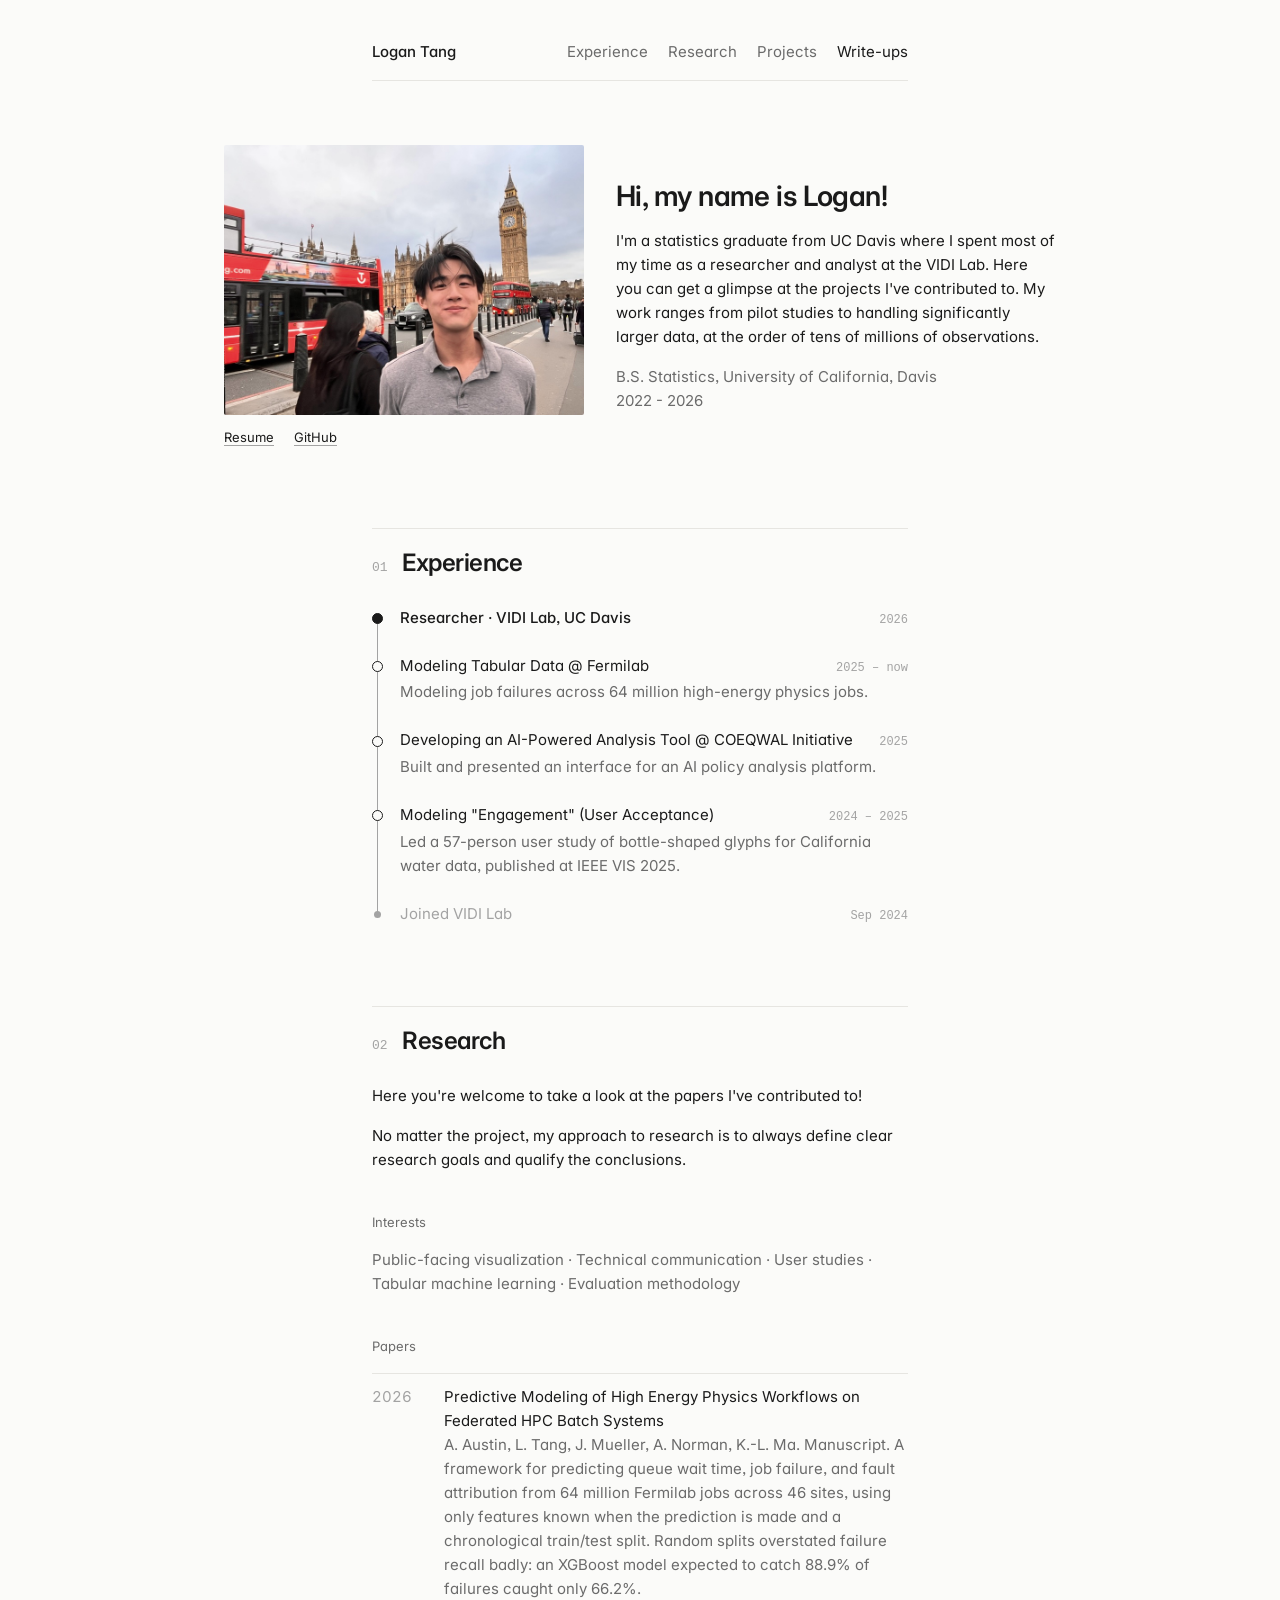
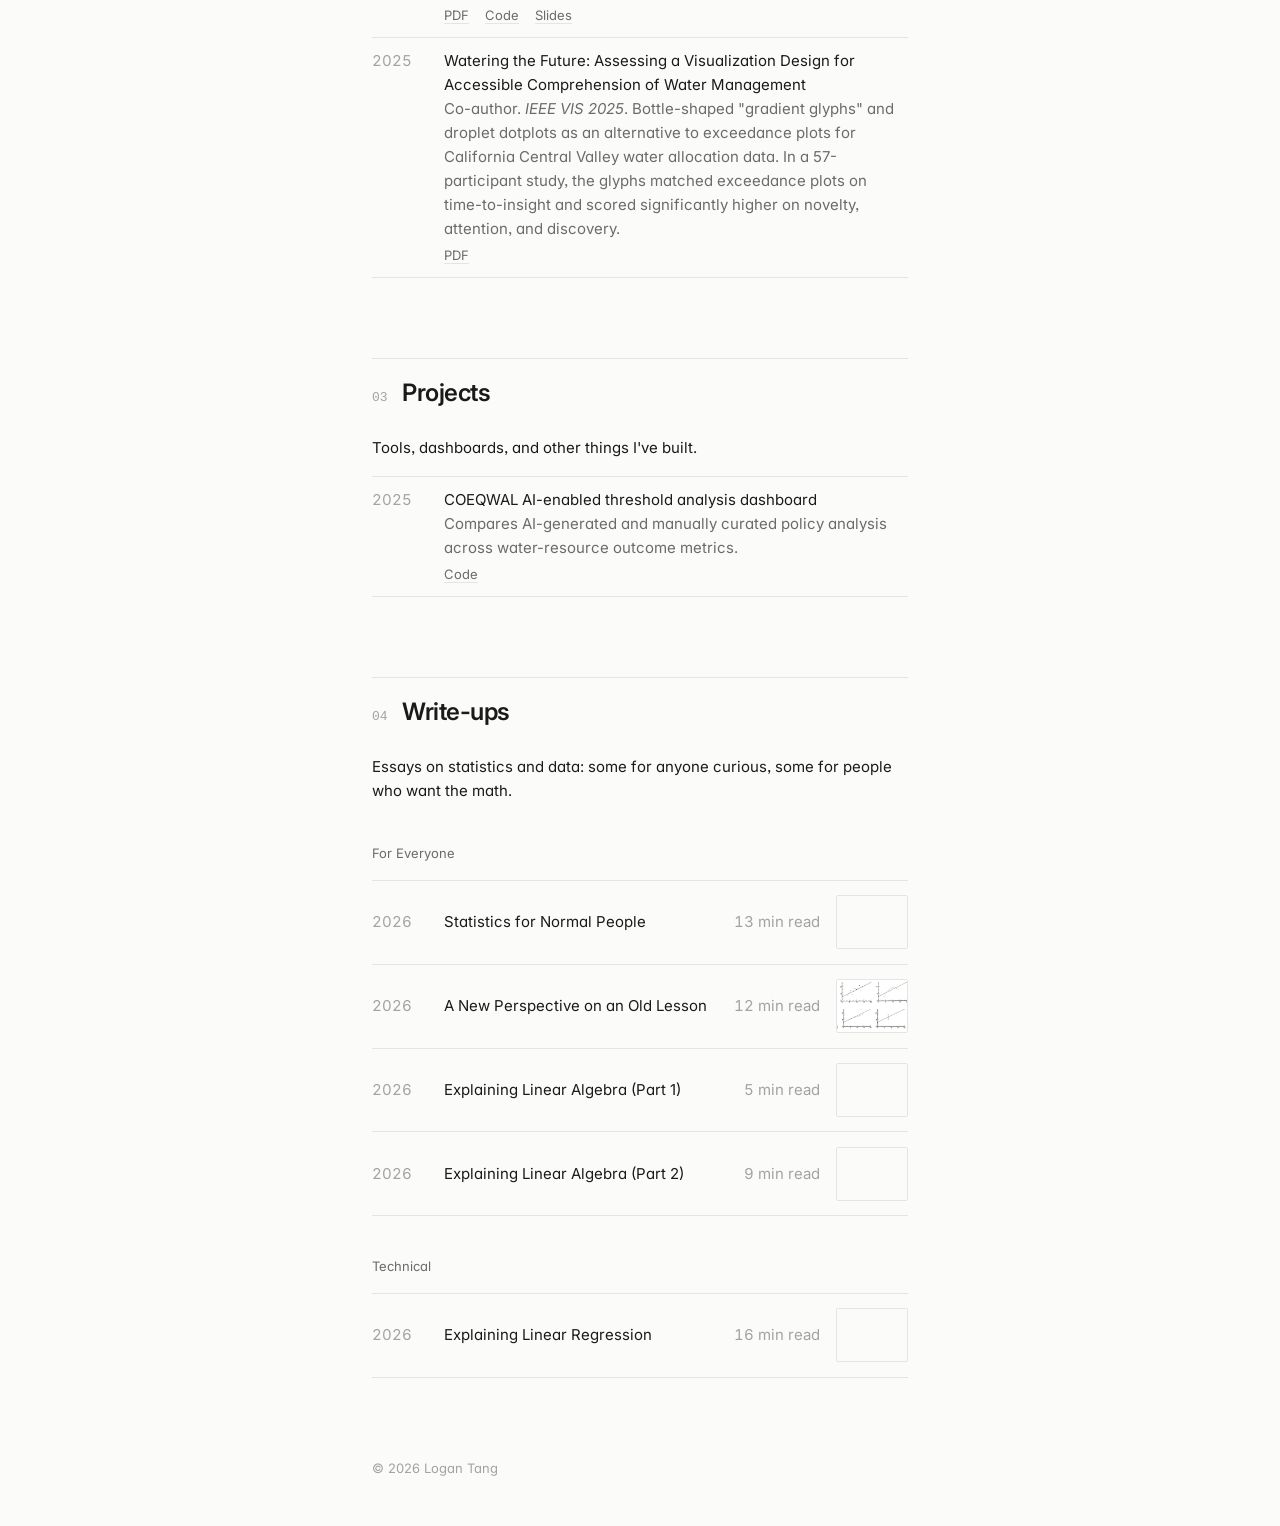
<file: index.html>
<!doctype html>
<html lang="en">
<head>
  <meta charset="utf-8">
  <meta name="viewport" content="width=device-width, initial-scale=1">
  <title>Logan Tang</title>
  <link rel="preconnect" href="https://fonts.googleapis.com">
  <link rel="preconnect" href="https://fonts.gstatic.com" crossorigin>
  <link rel="stylesheet" href="https://fonts.googleapis.com/css2?family=Inter:opsz,wght@14..32,400..600&display=swap">
  <link rel="stylesheet" href="style.css">
</head>

<body>
  <div class="page">
    <header class="site-header">
      <a class="site-name" href="#top">Logan Tang</a>
      <nav>
        <a href="#experience">Experience</a>
        <a href="#research">Research</a>
        <a href="#projects">Projects</a>
        <a href="#writeups">Write-ups</a>
      </nav>
    </header>

    <main>
      <!-- Photo at media/landing/headshot.jpg, shown uncropped at its own aspect ratio. -->
      <div class="intro" id="top">
        <div class="portrait-col">
          <div class="portrait">
            <img src="media/landing/headshot.jpg" alt="Logan Tang" width="800" height="600"
                 onerror="this.remove()">
          </div>
          <ul class="links contact">
            <li><a href="media/resume.pdf">Resume</a></li>
            <li><a href="https://github.com/logtang">GitHub</a></li>
          </ul>
        </div>

        <div>
          <h1 class="greeting">Hi, my name is Logan!</h1>
          <p class="lede">
            I'm a statistics graduate from UC Davis where I spent most of my time as a researcher and analyst
            at the VIDI Lab. Here you can get a glimpse at the projects I've contributed to. My work ranges from
            pilot studies to handling significantly larger data, at the order of tens of millions of observations.
          </p>
          <p class="lede muted">B.S. Statistics, University of California, Davis <br>
          2022 - 2026</p>
        </div>
      </div>

      <!-- 1. Experience ===================================================== -->
      <section id="experience">
        <h2 class="section-head"><span class="num">01</span>Experience</h2>
        <!-- Timeline: the first <li class="tl-head"> is the job (filled dot);
             each following <li> is one project (hollow dot), newest first.
             Copy a project <li> to add another; the line connects them automatically. -->
        <ol class="timeline">
          <li class="tl-head">
            <div class="tl-row">
              <span class="tl-title">Researcher · VIDI Lab, UC Davis</span>
              <span class="tl-date">2026</span>
            </div>
          </li>
          <li>
            <div class="tl-row">
              <span class="tl-title">Modeling Tabular Data @ Fermilab</span>
              <span class="tl-date">2025 – now</span>
            </div>
            <p class="tl-caption">Modeling job failures across 64 million high-energy physics jobs.</p>
          </li>
          <li>
            <div class="tl-row">
              <span class="tl-title">Developing an AI-Powered Analysis Tool @ COEQWAL Initiative</span>
              <span class="tl-date">2025</span>
            </div>
            <p class="tl-caption">Built and presented an interface for an AI policy analysis platform.</p>
          </li>
          <li>
            <div class="tl-row">
              <span class="tl-title">Modeling "Engagement" (User Acceptance)</span>
              <span class="tl-date">2024 – 2025</span>
            </div>
            <p class="tl-caption">Led a 57-person user study of bottle-shaped glyphs for California water
              data, published at IEEE VIS 2025.</p>
          </li>
          <li class="tl-start">
            <div class="tl-row">
              <span class="tl-title">Joined VIDI Lab</span>
              <span class="tl-date">Sep 2024</span>
            </div>
          </li>
        </ol>
      </section>

      <!-- 2. Research ======================================================= -->
      <section id="research">
        <h2 class="section-head"><span class="num">02</span>Research</h2>
        <p>
          Here you're welcome to take a look at the papers I've contributed to! 
        </p>
        <p>         
          No matter the project, my approach to research is to always define
          clear research goals and qualify the conclusions.</p>
        <h3>Interests</h3>
        <p class="muted">Public-facing visualization · Technical communication · User studies ·
          Tabular machine learning · Evaluation methodology</p>

        <h3>Papers</h3>
        <ul class="index">
          <li>
            <span class="year">2026</span>
            <span>
              <span class="title">Predictive Modeling of High Energy Physics Workflows on Federated HPC Batch Systems</span>
              <span class="desc">A. Austin, L. Tang, J. Mueller, A. Norman, K.-L. Ma. Manuscript.
                A framework for predicting queue wait time, job failure, and fault attribution from
                64 million Fermilab jobs across 46 sites, using only features known when the prediction
                is made and a chronological train/test split. Random splits overstated failure recall
                badly: an XGBoost model expected to catch 88.9% of failures caught only 66.2%.</span>
              <span class="refs"><a href="media/papers/hep-workflow-prediction.pdf">PDF</a><a href="https://github.com/allisonaustin/batch-queue-prediction">Code</a><a href="media/papers/hep-job-analysis-slides.pdf">Slides</a></span>
            </span>
          </li>
          <li>
            <span class="year">2025</span>
            <span>
              <span class="title">Watering the Future: Assessing a Visualization Design for Accessible Comprehension of Water Management</span>
              <span class="desc">Co-author. <em>IEEE VIS 2025</em>. Bottle-shaped "gradient glyphs" and
                droplet dotplots as an alternative to exceedance plots for California Central Valley water
                allocation data. In a 57-participant study, the glyphs matched exceedance plots on
                time-to-insight and scored significantly higher on novelty, attention, and discovery.</span>
              <span class="refs"><a href="media/papers/watering-the-future.pdf">PDF</a></span>
            </span>
          </li>
        </ul>
      </section>

      <!-- 3. Projects ======================================================= -->
      <section id="projects">
        <h2 class="section-head"><span class="num">03</span>Projects</h2>
        <p>
          Tools, dashboards, and other things I've built.
        </p>

        <ul class="index">
          <li>
            <span class="year">2025</span>
            <span>
              <span class="title">COEQWAL AI-enabled threshold analysis dashboard</span>
              <span class="desc">Compares AI-generated and manually curated policy analysis across
                water-resource outcome metrics.</span>
              <span class="refs"><a href="https://github.com/logtang/coeqwal-dashboard">Code</a></span>
            </span>
          </li>

          <!-- Template for a new project: copy this <li>, uncomment, and fill in.
          <li>
            <span class="year">YEAR</span>
            <span>
              <span class="title">Project name</span>
              <span class="desc">One line on what it does.</span>
              <span class="refs"><a href="URL">Demo</a><a href="URL">Code</a></span>
            </span>
          </li>
          -->
        </ul>
      </section>

      <!-- 4. Write-ups ====================================================== -->
      <section id="writeups">
        <h2 class="section-head"><span class="num">04</span>Write-ups</h2>
        <p>
          Essays on statistics and data: some for anyone curious, some for people who want the math.
        </p>

        <!-- Thumbnails sit at the end of each <li>; images live in media/thumbs/ (4:3, ~480×360).
             An inline <svg> also works as a stand-in until a photo exists. -->
        <h3>For Everyone</h3>
        <ul class="index">
          <li>
            <span class="year">2026</span>
            <span>
              <a href="writeups/statistics-for-normal-people.html">Statistics for Normal People</a>
            </span>
            <span class="readtime" data-src="writeups/statistics-for-normal-people.html">13 min read</span>
            <a class="thumb" href="writeups/statistics-for-normal-people.html" tabindex="-1" aria-hidden="true">
            </a>
          </li>
          <li>
            <span class="year">2026</span>
            <span>
              <a href="writeups/new-perspective-on-an-old-lesson.html">A New Perspective on an Old Lesson</a>
            </span>
            <span class="readtime" data-src="writeups/new-perspective-on-an-old-lesson.html">12 min read</span>
            <a class="thumb" href="writeups/new-perspective-on-an-old-lesson.html" tabindex="-1" aria-hidden="true">
              <img src="media/thumbs/new-perspective-on-an-old-lesson.jpg" alt="" width="480" height="360" loading="lazy">
            </a>
          </li>
          <li>
            <span class="year">2026</span>
            <span>
              <a href="writeups/explaining-linear-algebra-part1.html">Explaining Linear Algebra (Part 1)</a>
            </span>
            <span class="readtime" data-src="writeups/explaining-linear-algebra-part1.html">5 min read</span>
            <a class="thumb" href="writeups/explaining-linear-algebra-part1.html" tabindex="-1" aria-hidden="true">
            </a>
          </li>
          <li>
            <span class="year">2026</span>
            <span>
              <a href="writeups/explaining-linear-algebra-part2.html">Explaining Linear Algebra (Part 2)</a>
            </span>
            <span class="readtime" data-src="writeups/explaining-linear-algebra-part2.html">9 min read</span>
            <a class="thumb" href="writeups/explaining-linear-algebra-part2.html" tabindex="-1" aria-hidden="true">
            </a>
          </li>
        </ul>

        <h3>Technical</h3>
        <ul class="index">
          <li>
            <span class="year">2026</span>
            <span>
              <a href="writeups/explaining-linear-regression.html">Explaining Linear Regression</a>
            </span>
            <span class="readtime" data-src="writeups/explaining-linear-regression.html">16 min read</span>
            <a class="thumb" href="writeups/explaining-linear-regression.html" tabindex="-1" aria-hidden="true">
            </a>
          </li>
        </ul>
      </section>
    </main>

    <footer class="site-footer">© 2026 Logan Tang</footer>
  </div>

  <script>
    // Highlight the nav link for the section currently in view.
    const links = document.querySelectorAll('nav a[href^="#"]');
    const io = new IntersectionObserver(entries => {
      for (const e of entries) {
        if (!e.isIntersecting) continue;
        links.forEach(a => a.toggleAttribute('aria-current',
          a.getAttribute('href') === '#' + e.target.id));
      }
    }, { rootMargin: '-40% 0px -55% 0px' });
    document.querySelectorAll('main section[id]').forEach(s => io.observe(s));
  </script>
</body>

</html>
</file>
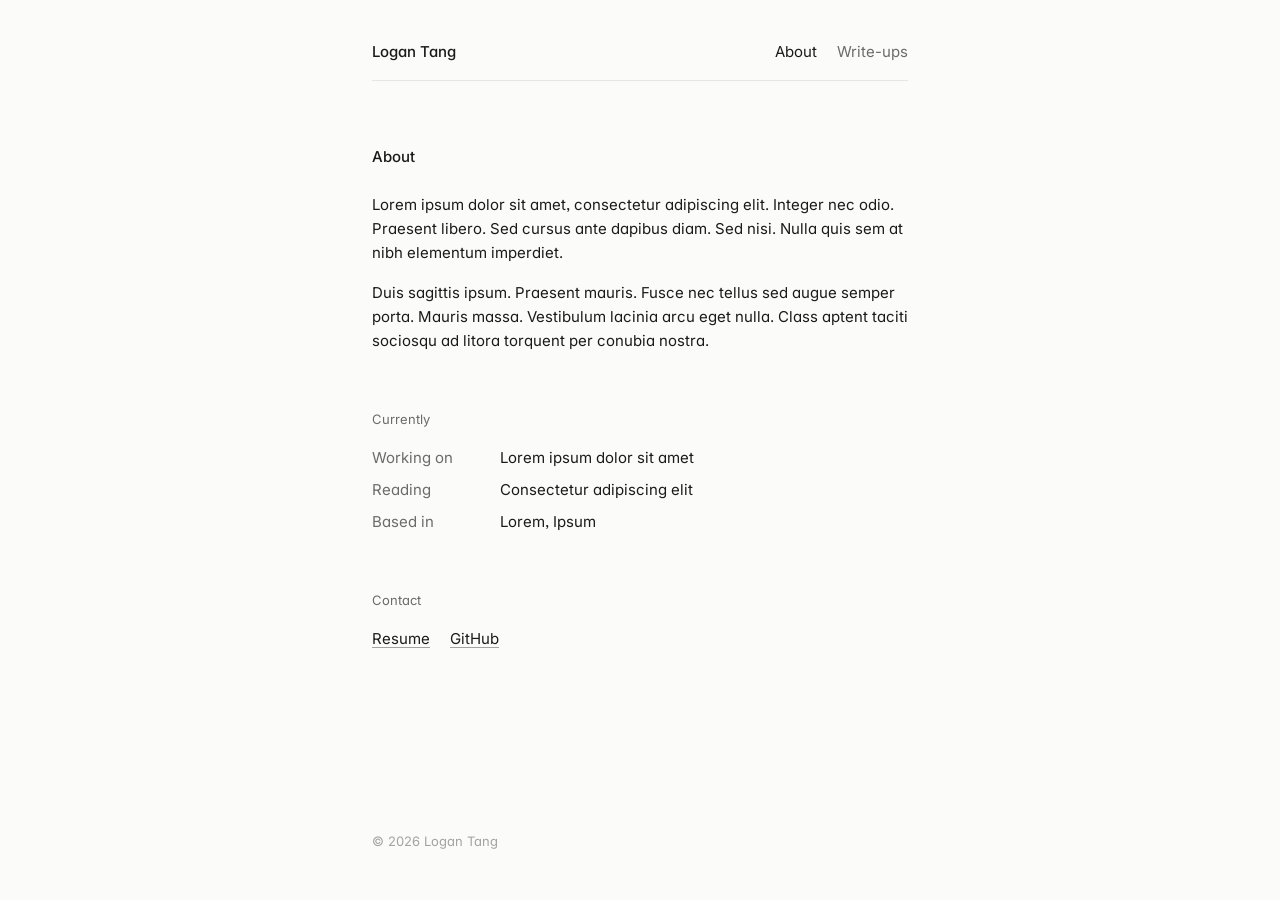
<file: about.html>
<!doctype html>
<html lang="en">
<head>
  <meta charset="utf-8">
  <meta name="viewport" content="width=device-width, initial-scale=1">
  <title>About — Logan Tang</title>
  <link rel="preconnect" href="https://fonts.googleapis.com">
  <link rel="preconnect" href="https://fonts.gstatic.com" crossorigin>
  <link rel="stylesheet" href="https://fonts.googleapis.com/css2?family=Inter:opsz,wght@14..32,400..600&display=swap">
  <link rel="stylesheet" href="style.css">
</head>

<body>
  <div class="page">
    <header class="site-header">
      <a class="site-name" href="index.html">Logan Tang</a>
      <nav>
        <a href="about.html" aria-current="page">About</a>
        <a href="writeups.html">Write-ups</a>
      </nav>
    </header>

    <main>
      <h1>About</h1>
      <p>
        Lorem ipsum dolor sit amet, consectetur adipiscing elit. Integer nec odio.
        Praesent libero. Sed cursus ante dapibus diam. Sed nisi. Nulla quis sem
        at nibh elementum imperdiet.
      </p>
      <p>
        Duis sagittis ipsum. Praesent mauris. Fusce nec tellus sed augue semper
        porta. Mauris massa. Vestibulum lacinia arcu eget nulla. Class aptent
        taciti sociosqu ad litora torquent per conubia nostra.
      </p>

      <h2>Currently</h2>
      <dl class="facts">
        <dt>Working on</dt>
        <dd>Lorem ipsum dolor sit amet</dd>
        <dt>Reading</dt>
        <dd>Consectetur adipiscing elit</dd>
        <dt>Based in</dt>
        <dd>Lorem, Ipsum</dd>
      </dl>

      <h2>Contact</h2>
      <ul class="links">
        <li><a href="resume.pdf">Resume</a></li>
        <li><a href="https://github.com/logtang">GitHub</a></li>
      </ul>
    </main>

    <footer class="site-footer">© 2026 Logan Tang</footer>
  </div>
</body>

</html>
</file>
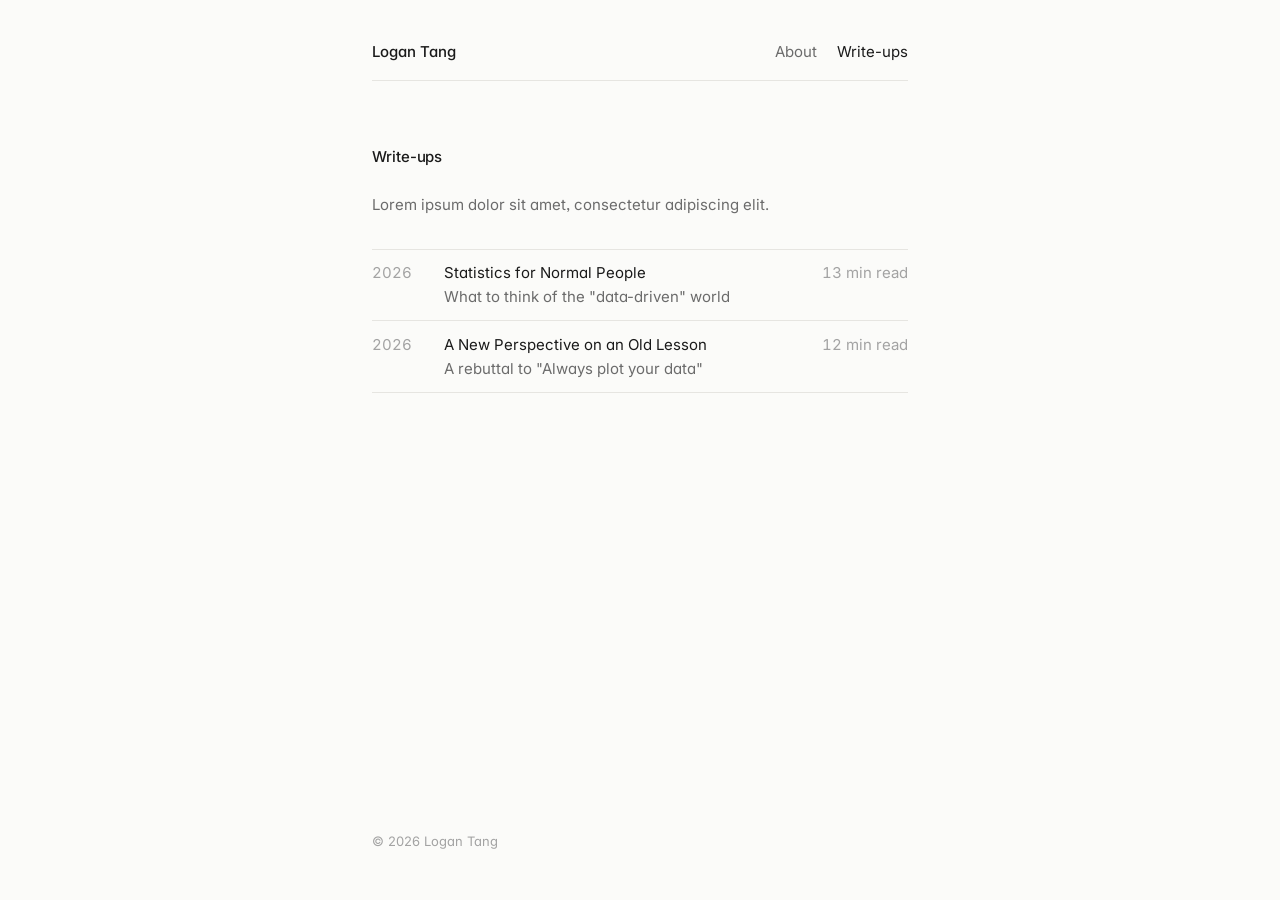
<file: writeups.html>
<!doctype html>
<html lang="en">
<head>
  <meta charset="utf-8">
  <meta name="viewport" content="width=device-width, initial-scale=1">
  <title>Write-ups — Logan Tang</title>
  <link rel="preconnect" href="https://fonts.googleapis.com">
  <link rel="preconnect" href="https://fonts.gstatic.com" crossorigin>
  <link rel="stylesheet" href="https://fonts.googleapis.com/css2?family=Inter:opsz,wght@14..32,400..600&display=swap">
  <link rel="stylesheet" href="style.css">
</head>

<body>
  <div class="page">
    <header class="site-header">
      <a class="site-name" href="index.html">Logan Tang</a>
      <nav>
        <a href="about.html">About</a>
        <a href="writeups.html" aria-current="page">Write-ups</a>
      </nav>
    </header>

    <main>
      <h1>Write-ups</h1>
      <p class="muted">Lorem ipsum dolor sit amet, consectetur adipiscing elit.</p>

      <ul class="index" style="margin-top: 2rem">
        <li>
          <span class="year">2026</span>
          <span>
            <a href="writeups/statistics-for-normal-people.html">Statistics for Normal People</a>
            <span class="desc">What to think of the "data-driven" world</span>
          </span>
          <span class="readtime" data-src="writeups/statistics-for-normal-people.html">13 min read</span>
        </li>
        <li>
          <span class="year">2026</span>
          <span>
            <a href="writeups/new-perspective-on-an-old-lesson.html">A New Perspective on an Old Lesson</a>
            <span class="desc">A rebuttal to "Always plot your data"</span>
          </span>
          <span class="readtime" data-src="writeups/new-perspective-on-an-old-lesson.html">12 min read</span>
        </li>
      </ul>
    </main>

    <footer class="site-footer">© 2026 Logan Tang</footer>
  </div>
</body>

</html>
</file>
<file: style.css>
/* ==========================================================================
   Styles for the single-page site (index.html).

   1. Tokens          colors, sizes, dark mode
   2. Base            reset, body, links
   3. Layout          page column, header + nav, footer
   4. Typography      headings, paragraphs, helpers
   5. Intro           portrait, contact links, greeting
   6. Index list      year / title / description rows (Papers, Projects, Write-ups)
                      6a. read time   6b. link row   6c. thumbnails
   7. Small lists     .links (inline links), .facts (label / value rows)
   8. Timeline        commit-graph style job + projects (Experience section)

   Small-screen overrides (max-width: 480px) sit at the end of each section,
   right after the rules they change.
   ========================================================================== */


/* 1. Tokens ---------------------------------------------------------------- */

:root {
  --bg: #fbfbf9;
  --text: #1a1a1a;
  --muted: #6b6b6b;
  --faint: #a3a3a3;
  --rule: #e6e5e1;
  --accent: #1a1a1a;

  --measure: 36rem;   /* width of the text column */
  --gutter: 1.25rem;  /* side padding */
}

@media (prefers-color-scheme: dark) {
  :root {
    --bg: #141414;
    --text: #e8e8e6;
    --muted: #9a9a97;
    --faint: #5f5f5c;
    --rule: #2a2a28;
    --accent: #e8e8e6;
  }
}


/* 2. Base ------------------------------------------------------------------ */

*,
*::before,
*::after { box-sizing: border-box; }

html {
  -webkit-text-size-adjust: 100%;
  text-rendering: optimizeLegibility;
  scroll-behavior: smooth;
  scroll-padding-top: 1.5rem;   /* small breathing room above a section after a nav jump */
}

body {
  margin: 0;
  background: var(--bg);
  color: var(--text);
  font-family: "Inter", system-ui, -apple-system, sans-serif;
  font-optical-sizing: auto;
  font-feature-settings: "cv11", "ss03", "tnum" 0;
  font-size: 15px;
  line-height: 1.6;
  -webkit-font-smoothing: antialiased;
}

a {
  color: var(--accent);
  text-decoration: underline;
  text-decoration-color: var(--faint);
  text-decoration-thickness: 1px;
  text-underline-offset: 3px;
  transition: text-decoration-color 120ms ease;
}

a:hover { text-decoration-color: currentColor; }


/* 3. Layout ---------------------------------------------------------------- */

.page {
  max-width: var(--measure);
  min-height: 100vh;
  margin: 0 auto;
  padding: 1.5rem var(--gutter) 3rem;
  display: flex;
  flex-direction: column;
}

main { flex: 1; }   /* pushes the footer to the bottom on short pages */

.site-header {
  display: flex;
  justify-content: space-between;
  align-items: baseline;
  gap: 1rem;
  margin-bottom: 4rem;
  padding: 1rem 0;
  border-bottom: 1px solid var(--rule);
}

.site-name {
  font-weight: 500;
  color: var(--text);
  text-decoration: none;
}

nav {
  display: flex;
  gap: 1.25rem;
}

nav a {
  color: var(--muted);
  text-decoration: none;
}

nav a:hover,
nav a[aria-current] { color: var(--text); }   /* set by the scroll script */

.site-footer {
  margin-top: 5rem;
  font-size: 13px;
  color: var(--faint);
}

@media (max-width: 480px) {
  .page { padding-top: 2.5rem; }
  .site-header { margin-bottom: 3rem; }
}


/* 4. Typography ------------------------------------------------------------ */

h1 {
  font-size: 15px;
  font-weight: 500;
  letter-spacing: -0.005em;
  margin: 0 0 1.5rem;
}

h2 {
  font-size: 13px;
  font-weight: 400;
  color: var(--muted);
  margin: 3.5rem 0 1rem;
}

h3 {   /* small label inside a section (Interests, Papers) */
  font-size: 13px;
  font-weight: 400;
  color: var(--muted);
  margin: 2.5rem 0 1rem;
}

p { margin: 0 0 1rem; }

/* Numbered section header: "01  Experience" */
section { margin-top: 5rem; }

.section-head {
  display: flex;
  align-items: baseline;
  gap: 0.9rem;
  font-size: 1.5rem;
  font-weight: 600;
  letter-spacing: -0.02em;
  line-height: 1.2;
  color: var(--text);
  margin: 0 0 1.75rem;
  padding-top: 1.25rem;
  border-top: 1px solid var(--rule);
}

.section-head .num {
  font-family: ui-monospace, SFMono-Regular, Menlo, monospace;
  font-size: 13px;
  font-weight: 400;
  letter-spacing: 0;
  color: var(--faint);
}

.lede { max-width: 32rem; }

.muted { color: var(--muted); }


/* 5. Intro (landing) ------------------------------------------------------- */

/* The intro row breaks out of the text column so the uncropped photo
   and the text beside it both have room. */
.intro {
  display: flex;
  align-items: center;
  gap: 2rem;
  width: min(52rem, calc(100vw - 2 * var(--gutter)));
  margin-left: 50%;
  translate: -50%;
  margin-bottom: 2rem;
}

.intro > div:last-child { flex: 1; min-width: 0; }   /* text column */
.intro .lede:last-child { margin-bottom: 0; }

/* photo with the contact links underneath */
.portrait-col {
  width: min(360px, 45%);
  flex-shrink: 0;
  display: flex;
  flex-direction: column;
  gap: 0.75rem;
}

.contact { font-size: 13px; }

.portrait {
  width: 100%;
  border-radius: 2px;
  overflow: hidden;
}

.portrait img {
  display: block;
  width: 100%;
  height: auto;
  filter: grayscale(15%);
}

.greeting {
  font-size: 1.75rem;
  font-weight: 600;
  letter-spacing: -0.02em;
  line-height: 1.2;
  margin: 0 0 1rem;
}

@media (max-width: 480px) {
  /* stack: photo on top at full width, greeting + text directly below */
  .intro { flex-direction: column; align-items: stretch; gap: 1.25rem; }
  .portrait-col { width: 100%; }
  .greeting { font-size: 1.35rem; margin-bottom: 0.5rem; }
}


/* 6. Index list ------------------------------------------------------------ */

.index {
  list-style: none;
  margin: 0;
  padding: 0;
}

.index li {
  display: grid;
  grid-template-columns: 3.5rem 1fr;   /* year | content */
  gap: 0 1rem;
  padding: 0.7rem 0;
  border-top: 1px solid var(--rule);
}

.index li:last-child { border-bottom: 1px solid var(--rule); }

.index .year {
  color: var(--faint);
  font-feature-settings: "tnum";
}

.index .title { display: block; }

.index .desc {
  display: block;
  color: var(--muted);
}

.index a { text-decoration: none; }
.index a:hover { text-decoration: underline; text-decoration-color: var(--faint); }

/* 6a. Read time (filled in by readtime.py) */
.index li:has(.readtime) { grid-template-columns: 3.5rem 1fr auto; }

.index .readtime {
  color: var(--faint);
  white-space: nowrap;
  font-feature-settings: "tnum";
}

.index .readtime:empty { display: none; }

/* 6b. Link row (PDF · Code · Slides) */
.index .refs {
  display: flex;
  gap: 1rem;
  margin-top: 0.25rem;
  font-size: 13px;
}

.index .refs a {
  color: var(--muted);
  text-decoration: underline;
  text-decoration-color: var(--rule);
}

.index .refs a:hover { color: var(--text); text-decoration-color: currentColor; }

@media (max-width: 480px) {
  .index li,
  .index li:has(.readtime) { grid-template-columns: 1fr; }
  .index .year,
  .index .readtime { font-size: 13px; }
}

/* 6c. Thumbnails (Write-ups). Must come after 6a and its small-screen rule,
   since thumbnail rows also match li:has(.readtime). */
.index li:has(.thumb) {
  grid-template-columns: 3.5rem 1fr auto 4.5rem;   /* year | content | read time | thumb */
  align-items: center;
  padding: 0.9rem 0;
}

.index .thumb {
  display: block;
  width: 4.5rem;
  aspect-ratio: 4 / 3;
  border: 1px solid var(--rule);
  border-radius: 2px;
  color: var(--muted);   /* stroke color for inline SVG thumbnails */
  overflow: hidden;
  transition: color 120ms ease, border-color 120ms ease;
}

.index .thumb svg,
.index .thumb img {
  display: block;
  width: 100%;
  height: 100%;
  object-fit: cover;
}

.index li:has(.thumb):hover .thumb {
  color: var(--text);
  border-color: var(--faint);
}

@media (max-width: 480px) {
  /* year / title / read time stacked, thumbnail on the right */
  .index li:has(.thumb) { grid-template-columns: 1fr 4rem; align-items: start; }
  .index li:has(.thumb) .thumb { width: 4rem; grid-column: 2; grid-row: 1 / span 3; }
}


/* 7. Small lists ----------------------------------------------------------- */

/* Inline row of links (Elsewhere, Contact) */
.links {
  list-style: none;
  margin: 0;
  padding: 0;
  display: flex;
  flex-wrap: wrap;
  gap: 0.25rem 1.25rem;
}

/* Label / value rows (Experience, Currently, Skills) */
.facts {
  margin: 0;
  display: grid;
  grid-template-columns: 7rem 1fr;
  gap: 0.5rem 1rem;
}

.facts dt { color: var(--muted); }
.facts dd { margin: 0; }

@media (max-width: 480px) {
  .facts { grid-template-columns: 1fr; gap: 0; }
  .facts dd { margin-bottom: 0.75rem; }
}


/* 8. Timeline -------------------------------------------------------------- */

/* Each <li> draws its own piece of the vertical line (::before) and its dot
   (::after). The line starts at the first dot and stops at the last one. */
.timeline {
  --tl-dot: 11px;
  --tl-mid: 0.8rem;   /* vertical center of a row's first line of text */
  list-style: none;
  margin: 0;
  padding: 0;
}

.timeline li {
  position: relative;
  padding: 0 0 1.5rem 1.75rem;
}

.timeline li:last-child { padding-bottom: 0; }

.timeline li::before {   /* line */
  content: "";
  position: absolute;
  left: calc(var(--tl-dot) / 2 - 0.5px);
  top: 0;
  bottom: 0;
  width: 1px;
  background: var(--faint);
}

.timeline li:first-child::before { top: var(--tl-mid); }
.timeline li:last-child::before { bottom: auto; height: var(--tl-mid); }
.timeline li:only-child::before { display: none; }

.timeline li::after {    /* dot: hollow for projects */
  content: "";
  position: absolute;
  left: 0;
  top: calc(var(--tl-mid) - var(--tl-dot) / 2);
  width: var(--tl-dot);
  height: var(--tl-dot);
  border: 1.5px solid var(--text);
  border-radius: 50%;
  background: var(--bg);   /* covers the line behind the dot */
}

.timeline .tl-head::after { background: var(--text); }   /* filled for the job */

/* start date: a smaller filled dot that ends the line, like a root commit */
.timeline .tl-start::after {
  --tl-start-dot: 7px;
  left: calc((var(--tl-dot) - var(--tl-start-dot)) / 2);
  top: calc(var(--tl-mid) - var(--tl-start-dot) / 2);
  width: var(--tl-start-dot);
  height: var(--tl-start-dot);
  border: 0;
  background: var(--faint);
}

.tl-start .tl-title { color: var(--faint); }

.tl-row {
  display: flex;
  flex-wrap: wrap;
  justify-content: space-between;
  align-items: baseline;
  gap: 0 1rem;
}

.tl-head .tl-title { font-weight: 500; }

.tl-date {
  color: var(--faint);
  font-family: ui-monospace, SFMono-Regular, Menlo, monospace;
  font-size: 12px;
  white-space: nowrap;
}

.tl-caption {
  margin: 0.15rem 0 0;
  color: var(--muted);
}
</file>
